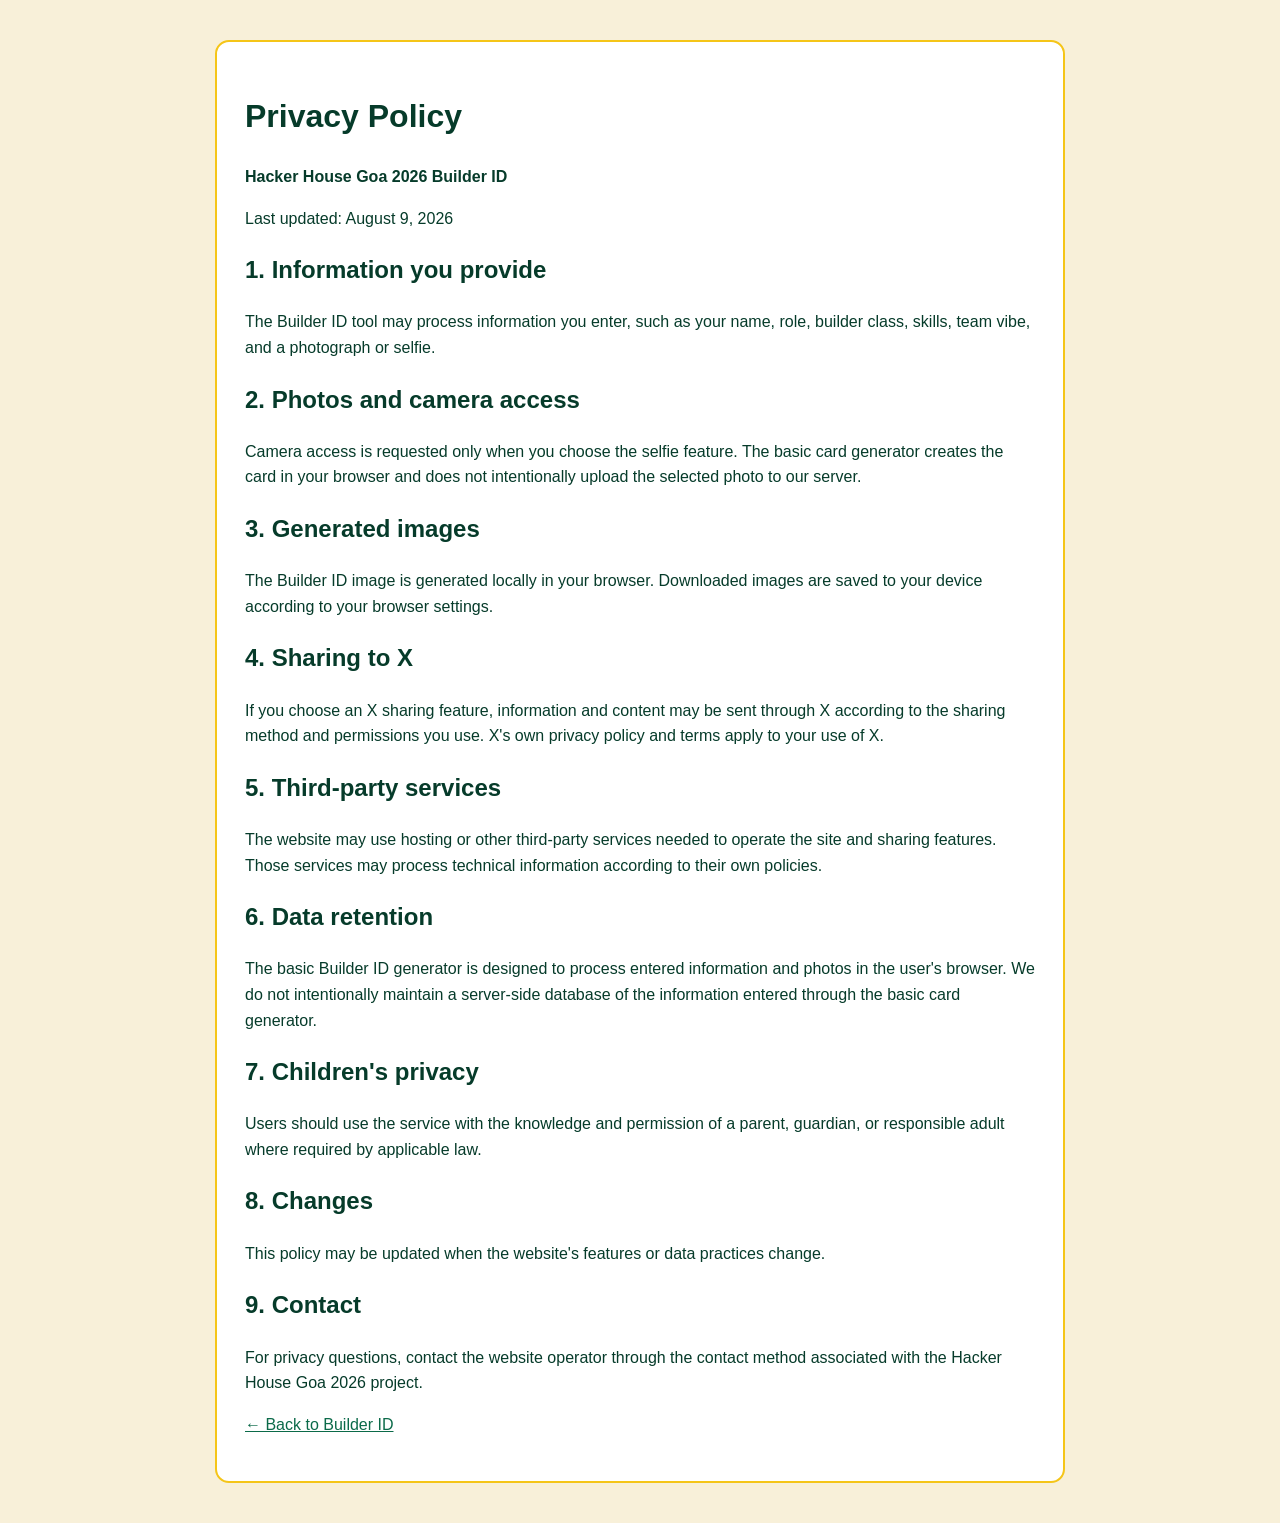
<file: privacy.html>
<!doctype html>
<html lang="en">
<head>
  <meta charset="UTF-8">
  <meta name="viewport" content="width=device-width, initial-scale=1">

  <title>Privacy Policy — Hacker House Goa 2026 Builder ID</title>

  <style>
    body {
      font-family: Arial, sans-serif;
      max-width: 850px;
      margin: auto;
      padding: 40px 20px;
      line-height: 1.6;
      color: #063b2a;
      background: #f8f0d9;
    }

    .box {
      background: #fff;
      padding: 28px;
      border-radius: 14px;
      border: 2px solid #f5c518;
    }

    h1,
    h2 {
      color: #063b2a;
    }

    a {
      color: #0b6a49;
    }
  </style>
</head>

<body>

  <div class="box">

    <h1>Privacy Policy</h1>

    <p>
      <b>Hacker House Goa 2026 Builder ID</b>
    </p>

    <p>
      Last updated: August 9, 2026
    </p>

    <h2>1. Information you provide</h2>

    <p>
      The Builder ID tool may process information you enter, such as your
      name, role, builder class, skills, team vibe, and a photograph or selfie.
    </p>

    <h2>2. Photos and camera access</h2>

    <p>
      Camera access is requested only when you choose the selfie feature.
      The basic card generator creates the card in your browser and does not
      intentionally upload the selected photo to our server.
    </p>

    <h2>3. Generated images</h2>

    <p>
      The Builder ID image is generated locally in your browser.
      Downloaded images are saved to your device according to your
      browser settings.
    </p>

    <h2>4. Sharing to X</h2>

    <p>
      If you choose an X sharing feature, information and content may be sent
      through X according to the sharing method and permissions you use.
      X's own privacy policy and terms apply to your use of X.
    </p>

    <h2>5. Third-party services</h2>

    <p>
      The website may use hosting or other third-party services needed to
      operate the site and sharing features. Those services may process
      technical information according to their own policies.
    </p>

    <h2>6. Data retention</h2>

    <p>
      The basic Builder ID generator is designed to process entered information
      and photos in the user's browser. We do not intentionally maintain a
      server-side database of the information entered through the basic
      card generator.
    </p>

    <h2>7. Children's privacy</h2>

    <p>
      Users should use the service with the knowledge and permission of a
      parent, guardian, or responsible adult where required by applicable law.
    </p>

    <h2>8. Changes</h2>

    <p>
      This policy may be updated when the website's features or data practices
      change.
    </p>

    <h2>9. Contact</h2>

    <p>
      For privacy questions, contact the website operator through the contact
      method associated with the Hacker House Goa 2026 project.
    </p>

    <p>
      <a href="/">← Back to Builder ID</a>
    </p>

  </div>

</body>
</html>
</file>
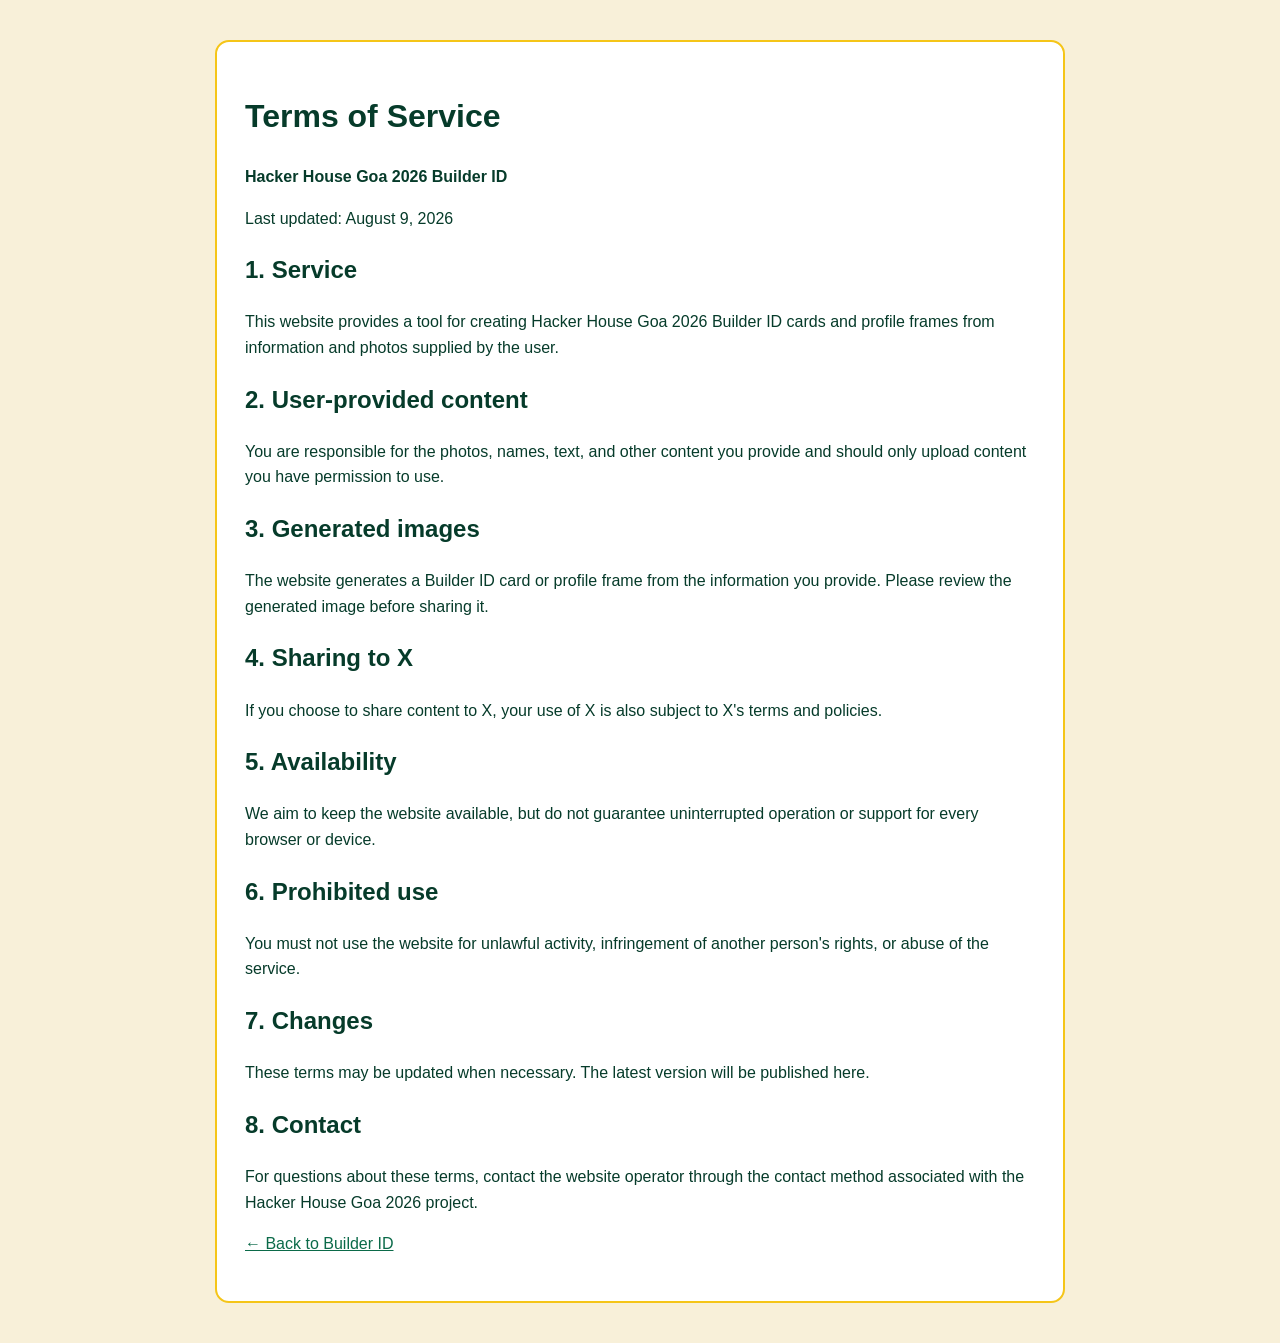
<file: terms.html>
<!doctype html>
<html lang="en">
<head>
  <meta charset="UTF-8">
  <meta name="viewport" content="width=device-width, initial-scale=1">

  <title>Terms of Service — Hacker House Goa 2026 Builder ID</title>

  <style>
    body {
      font-family: Arial, sans-serif;
      max-width: 850px;
      margin: auto;
      padding: 40px 20px;
      line-height: 1.6;
      color: #063b2a;
      background: #f8f0d9;
    }

    .box {
      background: #fff;
      padding: 28px;
      border-radius: 14px;
      border: 2px solid #f5c518;
    }

    h1,
    h2 {
      color: #063b2a;
    }

    a {
      color: #0b6a49;
    }
  </style>
</head>

<body>

  <div class="box">

    <h1>Terms of Service</h1>

    <p>
      <b>Hacker House Goa 2026 Builder ID</b>
    </p>

    <p>
      Last updated: August 9, 2026
    </p>

    <h2>1. Service</h2>

    <p>
      This website provides a tool for creating Hacker House Goa 2026
      Builder ID cards and profile frames from information and photos
      supplied by the user.
    </p>

    <h2>2. User-provided content</h2>

    <p>
      You are responsible for the photos, names, text, and other content
      you provide and should only upload content you have permission to use.
    </p>

    <h2>3. Generated images</h2>

    <p>
      The website generates a Builder ID card or profile frame from the
      information you provide. Please review the generated image before
      sharing it.
    </p>

    <h2>4. Sharing to X</h2>

    <p>
      If you choose to share content to X, your use of X is also subject
      to X's terms and policies.
    </p>

    <h2>5. Availability</h2>

    <p>
      We aim to keep the website available, but do not guarantee
      uninterrupted operation or support for every browser or device.
    </p>

    <h2>6. Prohibited use</h2>

    <p>
      You must not use the website for unlawful activity, infringement
      of another person's rights, or abuse of the service.
    </p>

    <h2>7. Changes</h2>

    <p>
      These terms may be updated when necessary. The latest version
      will be published here.
    </p>

    <h2>8. Contact</h2>

    <p>
      For questions about these terms, contact the website operator
      through the contact method associated with the Hacker House Goa
      2026 project.
    </p>

    <p>
      <a href="/">← Back to Builder ID</a>
    </p>

  </div>

</body>
</html>
</file>
